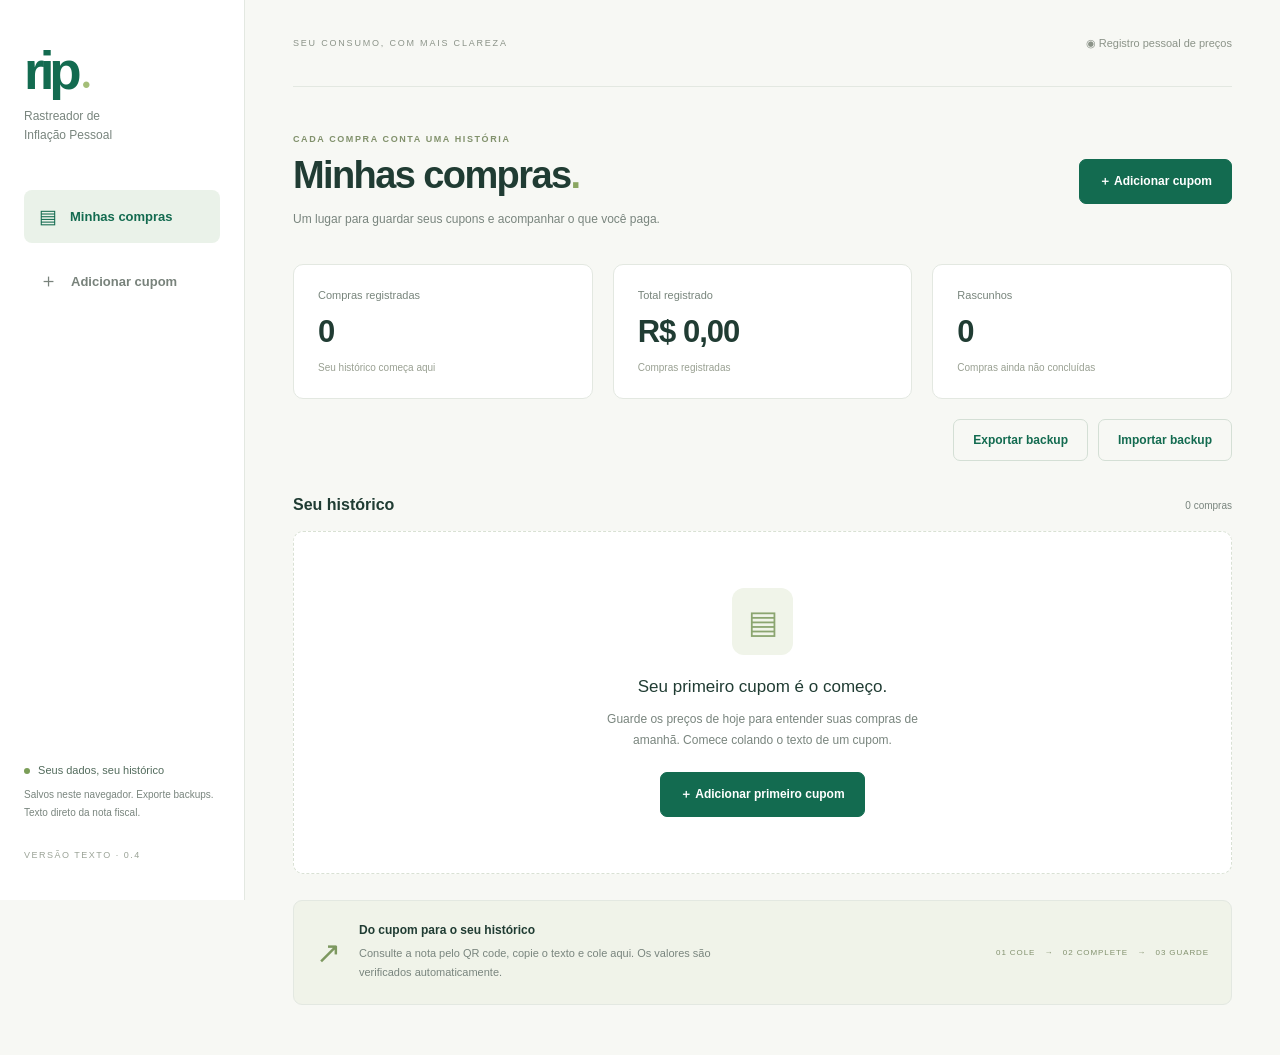
<file: RIP.html>
<!doctype html>
<html lang="pt-BR"><head><meta charset="utf-8"><meta name="viewport" content="width=device-width,initial-scale=1"><meta name="theme-color" content="#136b50"><title>RIP 0.4 · Rastreador de Inflação Pessoal</title><style>:root{--green:#136b50;--ink:#203c33;--muted:#79857e;--line:#e3e8e1;--bg:#f7f8f4}*{box-sizing:border-box}body{margin:0;background:var(--bg);color:var(--ink);font:14px 'DM Sans',Arial,sans-serif}button,input{font:inherit}button,a,label.drop{ -webkit-tap-highlight-color:transparent}button{cursor:pointer}button:disabled{opacity:.5;cursor:wait}aside{position:fixed;inset:0 auto 0 0;width:245px;background:#fff;border-right:1px solid var(--line);padding:40px 24px;display:flex;flex-direction:column}.brand{font:800 53px 'Manrope',sans-serif;text-decoration:none;color:var(--green);letter-spacing:-5px}.brand span{font-size:15px;letter-spacing:0;margin-left:5px;color:#a4be78}.brand-sub{font-size:12px;color:var(--muted);line-height:1.6;margin:6px 0 45px}nav{display:grid;gap:10px}.nav{border:0;background:transparent;color:#78827b;text-align:left;padding:15px;border-radius:8px;font-size:19px;display:flex;align-items:center;gap:13px}.nav span{font-size:13px;font-weight:600}.nav.active{background:#eaf2e9;color:var(--green)}.sidebar-bottom{margin-top:auto;font-size:11px;color:#526b5c}.sidebar-bottom p{font-size:10px;line-height:1.8;color:var(--muted)}.sidebar-bottom small{display:block;margin-top:28px;font-size:9px;letter-spacing:1.5px;color:#9ba397}.private-dot{display:inline-block;width:6px;height:6px;background:#7b9e58;border-radius:50%;margin-right:5px}main{margin-left:245px;padding:0 48px 50px;max-width:1650px}header{height:87px;border-bottom:1px solid var(--line);display:flex;justify-content:space-between;align-items:center;color:#8b9388;font-size:9px;letter-spacing:1.8px}.header-right{letter-spacing:0;font-size:11px}.heading{display:flex;justify-content:space-between;align-items:center;gap:25px;margin:47px 0 35px}.eyebrow{font-size:9px;font-weight:700;letter-spacing:1.6px;color:#81916c}h1{font-family:'Manrope',sans-serif;font-weight:600;font-size:38px;letter-spacing:-1.6px;margin:10px 0 12px}h1 span{color:#8ba762}p{line-height:1.7}.heading p{color:var(--muted);font-size:12px;margin:0}.primary,.secondary{padding:13px 19px;border:1px solid var(--green);border-radius:7px;background:var(--green);color:white;font-weight:600;font-size:12px}.secondary{color:var(--green);background:transparent;border-color:#d4dfd5}.primary:hover{background:#0d543e}.full{width:100%;margin-top:12px}.stats{display:grid;grid-template-columns:repeat(3,1fr);gap:20px}.stats article{border:1px solid var(--line);background:#fff;border-radius:10px;padding:24px}.stats article span{display:block;color:#78857c;font-size:11px}.stats strong{display:block;font-family:Manrope,sans-serif;font-size:31px;font-weight:600;letter-spacing:-1px;margin:13px 0 8px}.stats small{color:#99a092;font-size:10px}.section-title{display:flex;justify-content:space-between;align-items:center;margin:35px 0 17px}h2{font:600 16px Manrope,sans-serif;margin:0}.section-title span,.card-title>span{font-size:10px;color:var(--muted)}.empty{background:#fff;border:1px dashed #d9e1d4;border-radius:10px;text-align:center;padding:56px 20px}.empty-icon{width:61px;height:67px;border-radius:12px;background:#f0f4e9;margin:0 auto 22px;display:grid;place-items:center;font-size:32px;color:#8ba570}.empty h3{font-size:17px;font-weight:500;margin:0}.empty p{font-size:12px;color:var(--muted);margin:12px auto 22px;max-width:330px}.how{margin-top:26px;border:1px solid var(--line);border-radius:9px;display:flex;gap:18px;align-items:center;padding:22px;background:#f0f3e9}.step-icon{color:#7d9860;font-size:30px}.how h3{font-size:12px;margin:0}.how p{font-size:11px;color:var(--muted);max-width:370px;margin:7px 0 0}.how>span{margin-left:auto;font-size:8px;letter-spacing:.9px;color:#82916e;white-space:nowrap}.back{margin-top:22px;background:none;border:0;padding:0;color:var(--muted);font-size:12px}#editorView .heading{margin-top:23px}.badge{font-size:10px;border-radius:20px;padding:7px 12px;background:#f5eedc;color:#9a7934}.badge.confirmed{color:var(--green);background:#e7f2e7}.workflow{display:flex;align-items:center;gap:15px;font-size:11px;color:#99a292;margin:0 0 25px}.workflow .selected{color:var(--green);font-weight:600}.workflow i{height:1px;width:40px;background:var(--line)}.editor-grid{display:grid;grid-template-columns:minmax(0,1fr) 290px;gap:24px}.card{padding:23px;background:#fff;border:1px solid var(--line);border-radius:10px;margin-bottom:20px}.card-title{display:flex;align-items:center;justify-content:space-between;gap:10px;margin-bottom:18px}.drop{position:relative;display:flex;flex-direction:column;align-items:center;text-align:center;padding:27px 15px;border:1px dashed #c8d8c3;background:#f9fbf5;border-radius:8px;cursor:pointer;gap:9px}.drop input{position:absolute;width:100%;height:100%;inset:0;opacity:0;cursor:pointer}.upload-icon{font-size:26px;color:#6c8d5d}.drop strong{font-size:12px}.drop span:not(.upload-icon),.drop small{font-size:10px;color:var(--muted)}.hint{font-size:10px;color:var(--muted);line-height:1.8}.images{display:flex;flex-wrap:wrap;gap:10px}.thumb{width:112px;border:1px solid var(--line);border-radius:7px;padding:6px}.thumb img{height:100px;object-fit:cover;object-position:top;width:100%;cursor:zoom-in}.thumb small{display:block;overflow:hidden;text-overflow:ellipsis;white-space:nowrap;font-size:9px;margin:5px 0}.thumb button{background:white;border:1px solid var(--line);border-radius:4px;font-size:10px;padding:3px 5px}.thumb-controls{display:flex;justify-content:space-between}.fields{display:grid;grid-template-columns:1fr 1fr;gap:14px;margin-top:20px}.wide{grid-column:1/-1}label{display:block;font-size:11px;color:#586b5e}label small{color:var(--muted)}input{width:100%;padding:10px;border:1px solid #dce3d9;border-radius:5px;background:white;color:var(--ink);margin-top:7px;min-width:0}input:focus{outline:2px solid #b3cf9b;outline-offset:1px}.text-button{background:none;border:0;color:var(--green);padding:0;font-size:11px}.summary .eyebrow{font-size:8px}.summary h2{margin:13px 0 25px;font-size:20px;letter-spacing:-.6px}.summary-row{display:flex;justify-content:space-between;font-size:12px;margin:20px 0}.summary label{margin-top:15px}.calculated{border-top:1px solid var(--line);padding-top:20px}.difference{padding:15px 12px;background:#f3f4ef;font-size:12px;border-radius:6px;margin-top:18px}.difference.good{background:#e9f3e6;color:#276b3c}.difference.bad{background:#fff0e9;color:#a34c27}.check{display:flex;align-items:flex-start;gap:9px;line-height:1.7}.check input{width:auto;margin-top:4px;accent-color:var(--green)}.privacy{display:flex;gap:12px;padding:4px 15px;color:#7f8f77}.privacy>span{font-size:25px}.privacy strong{font-size:11px}.privacy p{font-size:10px}.item{padding:16px 0;border-bottom:1px solid var(--line)}.item-top{display:flex;gap:9px;align-items:center}.item-top input{flex:1;font-weight:600}.item-fields{display:grid;grid-template-columns:repeat(3,1fr);gap:9px;margin-top:10px}.item-fields input{font-size:12px;padding:8px}.item-source{font-size:10px;color:var(--muted);margin-top:10px;display:flex;justify-content:space-between;align-items:center}.item-warning{font-size:10px;color:#a46b27;margin:8px 0}.remove{border:0;background:none;color:#a66b57;padding:7px;font-size:15px}.purchase{padding:21px;background:white;border:1px solid var(--line);border-radius:8px;display:flex;align-items:center;gap:17px;margin-bottom:10px;width:100%;text-align:left;color:var(--ink)}.purchase .receipt-icon{background:#eff4e9;padding:14px;border-radius:8px;font-size:21px}.purchase h3{margin:0 0 7px;font-size:14px}.purchase p{margin:0;color:var(--muted);font-size:11px}.purchase .amount{margin-left:auto;font-weight:600}.purchase .badge{margin-left:10px}details{margin-top:18px;font-size:11px;color:var(--muted)}pre{white-space:pre-wrap;font:11px monospace;max-height:260px;overflow:auto;color:#415748}#notice{position:sticky;top:10px;z-index:5;padding:14px 20px;background:#e3efdf;border:1px solid #b9d2ae;border-radius:8px;margin-top:15px;font-size:12px}#notice.error{background:#fff0e9;border-color:#e9c5b6;color:#8b422b}dialog{border:0;border-radius:12px;max-width:90vw;max-height:95vh;padding:18px}dialog::backdrop{background:#16382ec7}dialog img{display:block;max-width:100%;margin-top:12px}button:focus-visible,a:focus-visible{outline:3px solid #94b46c;outline-offset:3px}[hidden]{display:none!important}@media(min-width:1400px){main{padding-left:65px;padding-right:65px}}@media(max-width:1100px){aside{width:195px}main{margin-left:195px;padding:0 25px 35px}.editor-grid{grid-template-columns:minmax(0,1fr) 260px;gap:15px}.card{padding:17px}.how>span{display:none}.heading{align-items:flex-start}h1{font-size:32px}}@media(max-width:800px){aside{position:static;width:100%;height:70px;flex-direction:row;align-items:center;padding:12px 20px;border-bottom:1px solid var(--line)}.brand{font-size:36px}.brand-sub,.sidebar-bottom{display:none}nav{margin-left:auto;display:flex;gap:4px}.nav{padding:10px;font-size:16px}.nav span{font-size:11px}main{margin:0;padding:0 18px 30px}header{height:50px;font-size:8px}.header-right{display:none}.heading{margin:30px 0 25px;flex-wrap:wrap;gap:17px}h1{font-size:31px}.heading p{font-size:12px}.stats{gap:8px}.stats article{padding:16px 10px}.stats strong{font-size:22px}.stats article span{font-size:10px}.stats small{font-size:9px}.editor-grid{grid-template-columns:1fr}.right-col{display:flex;flex-direction:column}.summary{order:0}.privacy{order:1}.purchase{padding:13px;gap:10px;flex-wrap:wrap}.purchase .badge{margin-left:0}.purchase .amount{font-size:12px}.how{padding:18px}.fields{grid-template-columns:1fr}.wide{grid-column:auto}.item-fields{grid-template-columns:repeat(3,1fr)}.workflow{font-size:10px;gap:8px}.workflow i{width:18px}.empty{padding:40px 16px}}

.right-col{align-self:start;position:sticky;top:20px}#liveTotals{display:none}@media(max-width:800px){.right-col{position:static}#editorView{padding-bottom:65px}#liveTotals{display:block;position:fixed;bottom:0;left:0;right:0;width:100%;z-index:4;border:0;border-top:1px solid #cfddcb;background:#eaf2e6;color:#205c42;padding:18px 12px;font-size:12px;font-weight:600;box-shadow:0 -4px 20px #243c3310}}

textarea{width:100%;margin-top:8px;padding:12px;border:1px solid #dce3d9;border-radius:6px;font:12px/1.6 monospace;color:var(--ink);resize:vertical}.ocr-actions{display:flex;gap:18px;align-items:center;margin-top:12px;flex-wrap:wrap}.reconstruction-summary{padding:15px;border:1px solid #d4e1cd;border-radius:7px;background:#f2f7ed;margin-top:18px;font-size:12px}.reconstruction-summary p{font-size:11px;margin:8px 0 0}

#receiptText{font:13px/1.7 monospace;min-height:250px}.backup-actions{display:flex;justify-content:flex-end;gap:10px;flex-wrap:wrap;margin-top:20px}.backup-actions label{display:inline-block;margin:0}.legacy-note{font-size:11px;color:var(--muted)}

.item{margin:0!important;padding:0;border-bottom:1px solid var(--line);color:var(--ink)}.item>summary{list-style:none;display:flex;align-items:center;gap:12px;padding:17px 0;cursor:pointer}.item>summary::-webkit-details-marker{display:none}.item-number{font-size:10px;color:var(--muted)}.item-overview{flex:1;min-width:0;display:grid;gap:6px}.item-name{font-size:12px;font-weight:600;overflow-wrap:anywhere}.item-meta{font-size:10px;color:var(--muted)}.item-amount{font-size:12px;white-space:nowrap}.item-expand{font-size:9px;color:var(--green);white-space:nowrap}.item-editor{background:#fafbf8;border-radius:6px;padding:15px;margin-bottom:14px}.item-invalid>summary{color:#a34c27}.remove-item{color:#9d6047;margin-top:10px}.adjustments>summary,.text-toggle{cursor:pointer;font-size:12px;font-weight:600;color:var(--green);padding:6px 0}.adjustments{border-top:1px solid var(--line);padding-top:14px;margin-top:15px}.reconstruction-summary ul{font-size:11px;line-height:1.8;margin:10px 0 0;padding-left:16px}.reconstruction-summary.ready{background:#e9f3e6}.text-toggle{margin-bottom:10px}@media(max-width:800px){.item>summary{gap:8px}.item-editor{padding:10px}.item-expand{font-size:8px}.item-name{font-size:11px}}

.danger{border:1px solid #e2bdb6;background:#fff7f4;border-radius:7px;padding:12px 18px;color:#9a4234;font-size:12px;font-weight:600}.danger:hover{background:#fbe7e0}.danger:disabled{opacity:.5;cursor:wait}

#fiscalStatus{display:block;font-size:10px;line-height:1.7;margin-top:7px}.fiscal-error{color:#9b5d2b}.fiscal-note{color:#617f60}.fiscal-pending{background:#fff0df;color:#906424}
/* Account controls only appear in the cloud build. */
.cloud-locked main > :not(#accountPanel){display:none!important}
.cloud-locked aside nav{visibility:hidden}
#accountPanel{margin:0 0 24px}
#accountPanel h2{margin:0}
#accountEmail{overflow-wrap:anywhere}
.account-actions{display:flex;flex-wrap:wrap;gap:10px;align-items:center;margin-top:16px}
#passwordForm{max-width:420px;margin-top:18px}
#passwordForm button{margin-top:12px}
#loadMore{margin:20px 0}
.account-feedback{font-size:13px;line-height:1.7;padding:12px 14px;border:1px solid #c8d8c3;border-radius:7px;background:#eff5eb;color:#315c43;overflow-wrap:anywhere}
.account-feedback.error{background:#fff0e9;border-color:#e9c5b6;color:#8b422b}
</style></head>
<body><aside><a class="brand" href="#">rip<span>●</span></a><p class="brand-sub">Rastreador de<br>Inflação Pessoal</p><nav><button class="nav active" id="navPurchases">▤ <span>Minhas compras</span></button><button class="nav" id="navNew">＋ <span>Adicionar cupom</span></button></nav><div class="sidebar-bottom"><span class="private-dot"></span> Seus dados, seu histórico<p>Salvos neste navegador. Exporte backups.<br>Texto direto da nota fiscal.</p><small>VERSÃO TEXTO · 0.4</small></div></aside>
<main><header><span>SEU CONSUMO, COM MAIS CLAREZA</span><span class="header-right">◉ Registro pessoal de preços</span></header><div id="notice" role="status" hidden></div><section id="listView"><div class="heading"><div><div class="eyebrow">CADA COMPRA CONTA UMA HISTÓRIA</div><h1>Minhas compras<span>.</span></h1><p>Um lugar para guardar seus cupons e acompanhar o que você paga.</p></div><button class="primary" id="newPurchase">＋ Adicionar cupom</button></div><div class="stats"><article><span>Compras registradas</span><strong id="count">0</strong><small>Seu histórico começa aqui</small></article><article><span>Total registrado</span><strong id="sum">R$ 0,00</strong><small>Compras registradas</small></article><article><span>Rascunhos</span><strong id="pending">0</strong><small>Compras ainda não concluídas</small></article></div><div class="backup-actions"><button class="secondary" id="exportBackup">Exportar backup</button><label class="secondary" style="cursor:pointer">Importar backup<input type="file" id="importBackup" accept="application/json,.json" hidden></label></div><div class="section-title"><h2>Seu histórico</h2><span id="historyCount">Todas as compras</span></div><div id="purchaseList"></div><div class="how"><div class="step-icon">↗</div><div><h3>Do cupom para o seu histórico</h3><p>Consulte a nota pelo QR code, copie o texto e cole aqui. Os valores são verificados automaticamente.</p></div><span>01 COLE &nbsp; → &nbsp; 02 COMPLETE &nbsp; → &nbsp; 03 GUARDE</span></div></section>
<section id="editorView" hidden><button class="back" id="back">← Minhas compras</button><div class="heading"><div><div class="eyebrow">CONSTRUA SEU HISTÓRICO</div><h1 id="editorTitle">Adicionar cupom<span>.</span></h1><p>Cole o texto da nota e informe a data. O RIP verifica a importação automaticamente.</p></div><span class="badge" id="stateBadge">Rascunho</span></div><div class="workflow"><span class="selected">1. Texto do cupom</span><i></i><span>2. Completar dados</span><i></i><span>3. Salvar</span></div><div class="editor-grid"><div><article class="card"><details id="textDetails" open><summary class="text-toggle">Texto da nota · abrir para colar ou consultar</summary><div class="card-title"><h2>Texto do cupom</h2><span>Copiar → colar → importar</span></div><p class="hint">Na consulta da NFC-e, copie desde o nome do estabelecimento até o valor total. Cole abaixo, incluindo todos os produtos. Se incluir também o trecho “Chave de acesso”, o campo será preenchido; caso contrário, cole a chave separadamente abaixo.</p><label for="receiptText">Conteúdo copiado da nota</label><textarea id="receiptText" rows="13" maxlength="500000" spellcheck="false" placeholder="Cole aqui o nome do estabelecimento, CNPJ, produtos, quantidades, unidades, preços e total…"></textarea><button class="primary full" id="process">Interpretar texto →</button><p class="hint">Sem imagens nem reconhecimento óptico. As unidades continuam sendo normalizadas (por exemplo, KG9 → KG e UND8 → UN).</p><p id="legacyNotice" class="hint" hidden>Esta compra veio de uma versão anterior. Os registros e anexos antigos foram preservados; não é necessário colar texto para manter a compra.</p></details></article><article class="card"><h2>Identificação da compra</h2><p class="hint">Nome e CNPJ são preenchidos a partir do texto do cabeçalho. Informe a data; complete os campos que não forem identificados.</p><div class="fields"><label class="wide">Estabelecimento<input id="store" placeholder="Ex.: Supermercado do bairro"></label><label>CNPJ do estabelecimento <small>(opcional)</small><input id="cnpj" inputmode="numeric" placeholder="00.000.000/0000-00"></label><label>Data da compra<input id="date" type="date"></label><label class="wide">Chave de acesso da NFC-e <strong>(obrigatória)</strong><input id="key" inputmode="numeric" required autocomplete="off" placeholder="44 dígitos da chave de acesso" aria-describedby="fiscalStatus"><small id="fiscalStatus">Obrigatória para registrar. A validação local não comprova autenticidade na SEFAZ.</small></label></div></article><article class="card"><div class="card-title"><h2>Itens da compra</h2><button class="text-button" id="addItem">＋ Adicionar item</button></div><p class="hint">Os itens são importados do texto. Abra um item apenas para consultar seus detalhes ou ajustar uma pendência.</p><div id="reconstructionSummary" class="reconstruction-summary" hidden></div><div id="items"></div></article></div><div class="right-col"><article class="card summary"><span class="eyebrow">VALIDAÇÃO AUTOMÁTICA</span><h2>Resumo da compra</h2><div class="summary-row"><span>Soma dos itens</span><strong id="subtotal">R$ 0,00</strong></div><details id="adjustments" class="adjustments"><summary>Descontos e acréscimos</summary><p class="hint">Use apenas ajustes gerais da compra. Não repita descontos já aplicados nos itens.</p><label>Desconto geral (R$)<input id="discount" inputmode="decimal" value="0,00"></label><label>Acréscimos gerais (R$)<input id="extra" inputmode="decimal" value="0,00"></label></details><div class="summary-row calculated"><span>Total calculado</span><strong id="calculated">R$ 0,00</strong></div><label>Total da nota (R$)<input id="receiptTotal" inputmode="decimal" placeholder="Digite o total da nota"></label><div class="difference" id="difference">Total da nota ainda não identificado</div><p class="hint">O RIP verifica campos obrigatórios, contagem de itens quando informada e compatibilidade dos valores.</p><button class="primary full" id="confirm">Salvar compra</button><button class="secondary full" id="save">Salvar rascunho</button><button class="danger full" id="deletePurchase" hidden>Excluir nota salva</button><p class="hint">Rascunhos podem ser retomados a qualquer momento.</p></article><div class="privacy"><span>◇</span><div><strong>Direto do texto da nota</strong><p>O texto original fica vinculado à compra para consulta.</p></div></div></div></div></section></main><script>/* Parser de cupons: preserva valores observados, nunca inventa um total para fechar a conta. */
(function(root){
  const money = /(?<![\d.,/])\d+(?:\.\d{3})*[,.]\d{1,2}(?![\d.,/])/g;
  const quantity = /\b(?:Qtde|Qtd|Qide|Qlde|Otde)\s*[.:;]*\s*(\d+(?:[.,]\d+)?)\b/i;
  const code = /[([]?\s*C[oó0]d(?:igo)?\s*[.:;]\s*([^\s)\]]+)\s*[)\]]?/i;
  // O rótulo pode vir colado à unidade (ex.: UND9VI. Unit.).
  // Sem separador decimal, 759 não é transformado em 7,59 nem aceito como R$ 759.
  const price = /V[lI1!]{1,2}[.,]?\s*Unit[.,]?\s*[:;]?\s*(\d+(?:\.\d{3})*[,.]\d{1,4})(?![\d.,/])/i;
  const totalLabel = /\bV[lI1!]{1,2}[.,]?\s*Total\s*[:;]?/ig;
  const unit = /\bUN\s*[:;]\s*([A-Z0-9./%-]{1,16}?)(?=\s*V[lI1!]{1,2}[.,]?\s*Unit|\s|$)/i;
  const unitAliases={
    UN:'UN',UND:'UN',UNID:'UN',UNIDADE:'UN',UNIDADES:'UN',
    KG:'KG',KGS:'KG',QUILO:'KG',QUILOS:'KG',G:'G',GR:'G',GRAMA:'G',MG:'MG',
    L:'L',LT:'L',LTS:'L',LITRO:'L',LITROS:'L',ML:'ML',
    PCT:'PCT',PCTE:'PCT',PAC:'PCT',PACOTE:'PCT',CX:'CX',CAIXA:'CX',FD:'FD',FARDO:'FD',
    BDJ:'BDJ',BANDEJA:'BDJ',FRC:'FRC',FR:'FRC',FRASCO:'FRC',
    PC:'PC',PCS:'PC',PAR:'PAR',DZ:'DZ',DUZIA:'DZ',SC:'SC',SACO:'SC',
    RL:'RL',ROLO:'RL',M:'M',M2:'M2',M3:'M3',CM:'CM',MM:'MM',GAL:'GAL'
  };
  function normalizeUnit(value){
    const raw=String(value||'').trim(),key=raw.toUpperCase().replace(/\.$/,'');
    // Primeiro reconheça códigos legítimos com números, como M2 e M3.
    if(Object.hasOwn(unitAliases,key))return {raw,value:unitAliases[key],method:key===unitAliases[key]?'exact':'alias'};
    // Sufixos 8/9 observados nos cupons. Não remova números arbitrários de códigos desconhecidos.
    const base=key.replace(/[89]$/,'');
    if(base!==key&&Object.hasOwn(unitAliases,base))return {raw,value:unitAliases[base],method:'suffix'};
    return {raw,value:'',method:'unknown'};
  }
  const normalizeMoney = value => {if(!value)return '';const normalized=value.includes(',')?value:value.replace(/\.(\d{1,4})$/,',$1');return normalized.replace(/,(\d)$/,(_,digit)=>','+digit+'0')};
  const stripTotalLabel=(line,next='')=>{
    let cleaned=line.replace(totalLabel,'');
    if(/^Total\b/i.test(next.trim()))cleaned=cleaned.replace(/\bV[lI1!]{1,2}[.,]?\s*$/i,'');
    return cleaned;
  };
  const footer = /(?:[QO]t[de.]*\s*\.?\s*total\s+de\s+itens|Valor\s+total\s*R\s*\$|Valor\s+a\s+pagar|Forma\s+de\s+pagamento|Informa[çc][õo]es\s+gerais|EMISS[ÃA]O\s+NORMAL|Chave\s+de\s+acesso)/i;
  const amountPattern='(\\d+(?:\\.\\d{3})*[,.]\\d{1,2})(?![\\d.,/])';
  function discountMatch(text){return text.match(new RegExp('(?:\\bDescontos?(?:\\s+(?:do\\s+item|geral|total))?|\\bVl[.,]?\\s*Desc[.,]?)\\s*(?:R\\s*\\$)?\\s*[:;]?\\s*'+amountPattern,'i'))}
  function validCNPJ(value){
    const digits=String(value||'').replace(/\D/g,'');
    if(digits.length!==14||/^(\d)\1+$/.test(digits))return false;
    const check=part=>{let weight=part.length-7,sum=0;for(const digit of part){sum+=Number(digit)*weight;weight=weight===2?9:weight-1}const mod=sum%11;return String(mod<2?0:11-mod)};
    return digits[12]===check(digits.slice(0,12))&&digits[13]===check(digits.slice(0,13));
  }
  function formatCNPJ(value){return String(value).replace(/\D/g,'').replace(/^(\d{2})(\d{3})(\d{3})(\d{4})(\d{2})$/,'$1.$2.$3/$4-$5')}
  function establishment(lines){
    const firstItem=lines.findIndex(line=>code.test(line)||quantity.test(line)||footer.test(line)||/\b\d+(?:[.,]\d+)?\s*(?:KG|UN|L|LT|G|ML|PC)?\s*[xX×]\s*\d/.test(line));
    const header=lines.slice(0,firstItem<0?Math.min(lines.length,12):firstItem);
    const marker=/\bC\s*N\s*P\s*(?:J|I|\)|\])\s*[:.;-]?/i;
    const index=header.findIndex(line=>marker.test(line));
    if(index<0)return {store:'',cnpj:'',cnpjWarning:''};
    const line=header[index],m=line.match(marker);
    const tail=line.slice(m.index+m[0].length).trim()||header[index+1]||'';
    const raw=tail.match(/^((?:\d[ ./-]*){13}\d)(?![ ./-]*\d)/)?.[1]||'';
    const cnpj=validCNPJ(raw)?formatCNPJ(raw):'';
    const inline=line.slice(0,m.index).trim();
    const candidates=inline?[inline]:header.slice(0,index).reverse();
    const store=candidates.find(name=>/[A-Za-zÀ-ÿ]/.test(name)&&!/(?:DANFE|NFC-?e|documento auxiliar|consulta|nota fiscal|consumidor|https?:|^\s*CPF\b)/i.test(name))||'';
    return {store,cnpj,cnpjWarning:cnpj?'':'O CNPJ do cabeçalho não pôde ser validado. Confira o texto da nota e preencha o campo se estiver legível.'};
  }
  function parse(text, source){
    text=String(text||'').replace(/\r/g,'').replace(/\u00a0/g,' ');
    const lines=text.split('\n').map(x=>x.replace(/[ \t]+/g,' ').trim()).filter(Boolean);
    const end=lines.findIndex(x=>footer.test(x));
    const body=end<0?lines:lines.slice(0,end);
    const items=[], warnings=[];
    const make=(description,q,u,p,t,raw,productCode='')=>{
      const normalized=normalizeUnit(u);
      return {id:globalThis.crypto?.randomUUID?.()||String(Date.now())+Math.random(),description,quantity:q||'',unit:normalized.value,unitRaw:normalized.raw,unitNormalization:normalized.method,unitPrice:normalizeMoney(p),discount:'0,00',total:normalizeMoney(t),source,rawText:raw,productCode};
    };
    // Layout compacto que já era suportado, sem exigir que o usuário o produza.
    const compact=/^(.*?)\s+(\d+(?:[.,]\d+)?)\s*(KG|UN|UND|L|LT|G|ML|PC)?\s*[xX×]\s*(\d+(?:\.\d{3})*[,.]\d{2})\s*(?:=|\s)\s*(\d+(?:\.\d{3})*[,.]\d{2})\s*$/i;
    const used=new Set();
    body.forEach((line,n)=>{const m=line.match(compact);if(m&&m[1].trim()){items.push(make(m[1].trim(),m[2],(m[3]||'').toUpperCase(),m[4],m[5],line));used.add(n)}});
    let starts=body.flatMap((line,n)=>code.test(line)?[n]:[]);
    // Código em linha separada: mantenha a descrição que o antecede.
    starts=starts.map(n=>stripTotalLabel(body[n].replace(code,''),body[n+1]).trim()?n:Math.max(0,n-1));
    if(!starts.length){
      starts=body.flatMap((line,n)=>quantity.test(line)&&!/total\s+de\s+itens/i.test(line)?[n]:[]).map(n=>{
        const before=body[n].slice(0,body[n].search(quantity)).replace(totalLabel,'').trim();
        return before?n:Math.max(0,n-1);
      });
    }
    starts=[...new Set(starts)];
    starts.forEach((start,n)=>{
      const stop=starts[n+1]??body.length;
      if(used.has(start))return;
      const block=body.slice(start,stop).join('\n');
      const qm=block.match(quantity),pm=block.match(price),um=block.match(unit),cm=block.match(code),dm=discountMatch(block);
      let desc=stripTotalLabel(body[start].replace(code,''),body[start+1]).split(quantity)[0].trim();
      desc=desc.replace(/\s+\d+[,.]\d{2}\s*$/,'').trim();
      if(!desc||(!qm&&!cm))return;
      const tokens=[...block.matchAll(money)].filter(m=>{
        const a=m.index,b=a+m[0].length;
        if(qm&&a>=qm.index&&b<=qm.index+qm[0].length)return false;
        if(pm&&a>=pm.index&&b<=pm.index+pm[0].length)return false;
        if(dm&&a>=dm.index&&b<=dm.index+dm[0].length)return false;
        // Números na descrição não são totais do item.
        return a>=(cm?cm.index+cm[0].length:(qm?qm.index:desc.length));
      });
      const total=tokens.length?tokens[tokens.length-1][0]:'';
      const item=make(desc,qm?.[1],um?.[1]?.toUpperCase(),pm?.[1],total,block,cm?.[1]||'');
      if(dm)item.discount=normalizeMoney(dm[1]);
      if(item.unitRaw&&!item.unit)warnings.push(`Unidade “${item.unitRaw}” não reconhecida em “${desc}”. Confira o texto da nota e informe uma unidade válida.`);
      if(!item.quantity||!item.unit||!item.unitPrice||!item.total)warnings.push(`Confira os campos incompletos de “${desc}”.`);
      if(!item.unitPrice&&/V[lI1!]{1,2}[.,]?\s*Unit/i.test(block))warnings.push(`O preço unitário de “${desc}” não tem uma leitura decimal segura. Confira a vírgula no texto; o RIP não adivinha casas decimais.`);
      items.push(item);
    });
    const tail=end<0?'':lines.slice(end).join('\n');
    const receiptTotal=tail.match(/Valor\s+a\s+pagar\s*(?:R\s*\$|RS|R5)?\s*[:;]?\s*(\d+(?:\.\d{3})*[,.]\d{2})/i)?.[1]||'';
    const count=text.match(/[QO]t[de.]*\s*\.?\s*total\s+de\s+itens\s*[:;]?\s*(\d+)/i)?.[1];
    if(count&&+count!==items.length)warnings.push(`O texto informa ${count} itens; foram importados ${items.length}. A cópia pode estar incompleta.`);
    if(!items.length)warnings.push('O texto foi lido, mas os blocos de produto não foram identificados. Inclua todos os campos da nota e selecione Interpretar texto, ou adicione os itens manualmente.');
    const merchant=establishment(lines);
    if(merchant.cnpjWarning)warnings.push(merchant.cnpjWarning);
    const globalDiscount=discountMatch(tail);
    const globalExtra=tail.match(new RegExp('\\bAcr[eé]scimos?(?:\\s+(?:gerais|geral|total))?\\s*(?:R\\s*\\$)?\\s*[:;]?\\s*'+amountPattern,'i'));
    const key=text.match(/\bChave\s+de\s+acesso\s*[:;]?\s*((?:\d[\s.-]*){43}\d)(?![\s.-]*\d)/i)?.[1]?.replace(/\D/g,'');
    return {items,receiptTotal:normalizeMoney(receiptTotal),expectedCount:count?+count:null,warnings,store:merchant.store,cnpj:merchant.cnpj,key,discount:globalDiscount?normalizeMoney(globalDiscount[1]):undefined,extra:globalExtra?normalizeMoney(globalExtra[1]):undefined};
  }
  root.ReceiptParser={parse,validCNPJ,formatCNPJ,normalizeUnit};
  if(typeof module!=='undefined')module.exports={parse,validCNPJ,formatCNPJ,normalizeUnit};
})(globalThis);

/* Validação estrutural da chave NFC-e. Não consulta nem autentica documentos na SEFAZ. */
(function(root){
 const states=new Set(['11','12','13','14','15','16','17','21','22','23','24','25','26','27','28','29','31','32','33','35','41','42','43','50','51','52','53']);
 function normalize(value){const text=String(value??'').trim();return /^[\d\s.-]*$/.test(text)?text.replace(/\D/g,''):text}
 function digit(base){let weight=2,sum=0;for(let n=base.length-1;n>=0;n--){sum+=Number(base[n])*weight;weight=weight===9?2:weight+1}const remainder=sum%11;return String(remainder<2?0:11-remainder)}
 function inspect(value){
  const key=normalize(value),fail=message=>({valid:false,key,message,authenticity:'not_checked'});
  if(!key)return fail('Informe a chave de acesso da NFC-e para registrar a nota.');
  if(!/^\d{44}$/.test(key))return fail('A chave de acesso deve conter 44 dígitos. Espaços, pontos e hífens de formatação são aceitos.');
  if(!states.has(key.slice(0,2)))return fail('A chave contém um código de estado inválido.');
  if(Number(key.slice(4,6))<1||Number(key.slice(4,6))>12)return fail('O mês de emissão da chave é inválido.');
  if(key.slice(20,22)!=='65')return fail('A chave deve pertencer a uma NFC-e, modelo 65.');
  if(!root.ReceiptParser.validCNPJ(key.slice(6,20)))return fail('O CNPJ do emitente contido na chave é inválido.');
  if(digit(key.slice(0,43))!==key[43])return fail('O dígito verificador da chave não confere. Copie novamente da consulta.');
  return {valid:true,key,cnpj:key.slice(6,20),state:key.slice(0,2),yearMonth:key.slice(2,6),model:'65',authenticity:'not_checked'};
 }
 root.ReceiptFiscal={normalize,digit,inspect};
 if(typeof module!=='undefined')module.exports={normalize,digit,inspect};
})(globalThis);

/* Verificações automáticas: dados obrigatórios, itens importados e conciliação. */
(function(root){
 function parts(value){
  let s=String(value??'').trim().replace(/R\$|\s/g,'');
  if(s.includes(','))s=s.replaceAll('.','').replace(',','.');
  if(!/^\d+(\.\d+)?$/.test(s)||s.length>24)return null;
  const [a,b='']=s.split('.');return [BigInt(a+b),10n**BigInt(b.length)];
 }
 const rounded=(n,d)=>Number((2n*n+d)/(2n*d));
 function cents(value){const p=parts(value);return p?rounded(p[0]*100n,p[1]):null}
 function lineTotal(quantity,price){const q=parts(quantity),p=parts(price);return q&&p?rounded(q[0]*p[0]*100n,q[1]*p[1]):null}
 function validate(p){
  const issues=[],items=p.items||[];
  const add=(field,message,index=null)=>issues.push({field,message,index});
  if(!String(p.store||'').trim())add('store','Informe o estabelecimento.');
  if(!p.date)add('date','Informe a data da compra.');
  else if(!/^\d{4}-\d{2}-\d{2}$/.test(p.date)||Number.isNaN(Date.parse(p.date))||new Date(p.date).toISOString().slice(0,10)!==p.date)add('date','Informe uma data válida.');
  if(p.cnpj&&!root.ReceiptParser.validCNPJ(p.cnpj))add('cnpj','O CNPJ informado é inválido. Corrija-o ou deixe o campo vazio se não estiver disponível.');
  const fiscal=root.ReceiptFiscal.inspect(p.key);
  if(!fiscal.valid)add('key',fiscal.message);
  else{
   if(p.cnpj&&root.ReceiptParser.validCNPJ(p.cnpj)&&p.cnpj.replace(/\D/g,'')!==fiscal.cnpj)add('key','A chave pertence a outro CNPJ. Verifique a chave e o estabelecimento.');
   if(p.date&&/^\d{4}-\d{2}-\d{2}$/.test(p.date)&&!Number.isNaN(Date.parse(p.date))&&new Date(p.date).toISOString().slice(0,10)===p.date&&p.date.slice(2,7).replace('-','')!==fiscal.yearMonth)add('key','O mês/ano da data da compra difere do mês/ano contido na chave.');
  }
  const text=p.receiptText||'';
  if((p.parsedText&&text!==p.parsedText)||(!p.parsedText&&text.trim()))add('receiptText','O texto foi alterado. Selecione Interpretar texto para atualizar os itens.');
  if(!items.length)add('items','Importe pelo menos um item.');
  let subtotal=0,validAmounts=true;
  items.forEach((i,index)=>{
   const q=parts(i.quantity),price=cents(i.unitPrice),discount=cents(i.discount??'0'),total=cents(i.total),gross=lineTotal(i.quantity,i.unitPrice);
   if(!String(i.description||'').trim())add('description','Descrição não identificada.',index);
   if(!q||q[0]<=0n)add('quantity','Quantidade ausente ou inválida.',index);
   if(!String(i.unit||'').trim())add('unit','Unidade não identificada. Escolha a unidade do produto.',index);
   if(price===null)add('unitPrice','Preço unitário ausente ou inválido.',index);
   if(discount===null)add('discount','Desconto do item inválido.',index);
   if(total===null){add('total','Total do item ausente ou inválido.',index);validAmounts=false}else subtotal+=total;
   if(gross!==null&&discount!==null&&total!==null&&(gross-discount<0||Math.abs(gross-discount-total)>1))add('calculation','Quantidade × preço − desconto não corresponde ao total líquido do item.',index);
  });
  const expected=p.analysis?.expectedCount;
  if(Number.isInteger(expected)&&items.length!==expected)add('count',`O texto informa ${expected} itens, mas a lista contém ${items.length}. Cole o cupom completo ou corrija a lista.`);
  const discount=cents(p.discount??'0'),extra=cents(p.extra??'0'),receiptTotal=cents(p.receiptTotal);
  if(discount===null)add('discount','Desconto geral inválido.');
  if(extra===null)add('extra','Acréscimo geral inválido.');
  if(receiptTotal===null)add('receiptTotal','O total da nota não foi identificado. Complete o texto ou informe o total.');
  const total=validAmounts&&discount!==null&&extra!==null?subtotal-discount+extra:null;
  const difference=total!==null&&receiptTotal!==null?total-receiptTotal:null;
  if(total!==null&&total<0)add('discount','O desconto geral é maior que o valor disponível.');
  if(difference!==null&&difference!==0)add('difference','A soma dos itens e ajustes difere do total da nota. Verifique texto incompleto, descontos ou acréscimos.');
  return {ready:!issues.length,issues,subtotal:validAmounts?subtotal:null,total,difference,expectedCount:expected??null,itemCount:items.length,fiscal};
 }
 root.ReceiptValidation={validate,cents,lineTotal};
 if(typeof module!=='undefined')module.exports={validate,cents,lineTotal};
})(globalThis);

// Armazenamento local; não há envio do texto nem dependências externas.
const localDB = new Promise((resolve,reject)=>{const r=indexedDB.open('rip-desktop-v1',1);r.onupgradeneeded=()=>{r.result.createObjectStore('purchases',{keyPath:'id'});r.result.createObjectStore('images',{keyPath:'id'})};r.onsuccess=()=>resolve(r.result);r.onerror=()=>reject(Error('O navegador não permitiu abrir o banco local. Use Chrome ou Edge em uma janela normal.'))});
async function readAll(store){const db=await localDB;return new Promise((resolve,reject)=>{const t=db.transaction(store,'readonly'),r=t.objectStore(store).getAll();r.onsuccess=()=>resolve(r.result);r.onerror=()=>reject(r.error)})}
async function writeLocal(store,value){const db=await localDB;return new Promise((resolve,reject)=>{const t=db.transaction(store,'readwrite');t.objectStore(store).put(value);t.oncomplete=()=>resolve(value);t.onerror=()=>reject(Error('Não foi possível guardar os dados. O espaço do navegador pode estar cheio.'));t.onabort=()=>reject(t.error)})}
function imageReferences(p,refs=new Set()){
  for(const im of p.images||[])if(/^[a-f0-9]{64}\.png$/.test(im.image))refs.add(im.image);
  for(const item of p.items||[])if(/^[a-f0-9]{64}\.png$/.test(item.source||''))refs.add(item.source);
  for(const version of p.history||[])imageReferences(version,refs);
  return refs;
}
async function deleteLocalPurchase(id){
  if(!/^[a-f0-9]{32}$/.test(id||''))throw Error('Identificação da nota inválida.');
  const db=await localDB;
  return new Promise((resolve,reject)=>{
    const tx=db.transaction(['purchases','images'],'readwrite'),store=tx.objectStore('purchases');
    let error;
    const request=store.getAll();
    request.onsuccess=()=>{
      const target=request.result.find(p=>p.id===id);
      if(!target){error=Error('Esta nota não foi encontrada. Atualize o histórico.');tx.abort();return}
      const retained=new Set();
      for(const p of request.result)if(p.id!==id)imageReferences(p,retained);
      for(const image of imageReferences(target))if(!retained.has(image))tx.objectStore('images').delete(image);
      store.delete(id);
    };
    tx.oncomplete=()=>resolve({deleted:id});
    tx.onerror=()=>reject(error||tx.error||Error('Não foi possível excluir a nota.'));
    tx.onabort=()=>reject(error||tx.error||Error('A exclusão foi cancelada.'));
  });
}

async function localAPI(path,body){
  await localDB;
  if(path==='/api/purchases/delete')return deleteLocalPurchase(body?.id);
  if(path==='/api/purchases'&&!body)return (await readAll('purchases')).reverse();
  if(path==='/api/purchases'&&body){
    const p=structuredClone(body);if(p.status==='confirmed'){const checks=ReceiptValidation.validate(p);if(!checks.ready)throw Error(checks.issues.map(x=>x.message).join(' '))}p.id=p.id||crypto.randomUUID().replaceAll('-','');
    const key=ReceiptFiscal.normalize(p.key);
    const fiscal=ReceiptFiscal.inspect(key);
    p.fiscalValidation={keyStatus:fiscal.valid?'valid_format':key?'invalid':'missing',authenticity:'not_checked'};
    p.key=key;
    const all=await readAll('purchases');
    if(fiscal.valid&&all.some(x=>x.id!==p.id&&ReceiptFiscal.normalize(x.key)===key))throw Error('Já existe uma compra com esta chave fiscal.');
    const previous=all.find(x=>x.id===p.id);p.history=previous?.history||[];
    if(previous){const snapshot=structuredClone(previous);delete snapshot.history;p.history.push(snapshot)}
    p.updated=new Date().toISOString();await writeLocal('purchases',p);return p;
  }
  throw Error('Operação local desconhecida.');
}
function downloadJSON(value,name){const a=document.createElement('a'),url=URL.createObjectURL(new Blob([JSON.stringify(value)],{type:'application/json'}));a.href=url;a.download=name;a.click();setTimeout(()=>URL.revokeObjectURL(url),5000)}
async function exportBackup(){try{downloadJSON({format:'rip-desktop',version:1,exportedAt:new Date().toISOString(),purchases:await readAll('purchases'),images:await readAll('images')},'RIP-backup-'+new Date().toISOString().slice(0,10)+'.json');notify('Backup exportado com compras, textos e anexos antigos, quando houver. Guarde-o em um lugar seguro.')}catch(e){notify(e.message,true)}}
async function importBackup(file){try{if(!file)return;const data=JSON.parse(await file.text());if(data.format!=='rip-desktop'||data.version!==1||!Array.isArray(data.purchases)||!Array.isArray(data.images))throw Error('Este arquivo não é um backup compatível do RIP.');for(const im of data.images){if(!/^[a-f0-9]{64}\.png$/.test(im.id)||!/^data:image\/(png|jpeg|webp);base64,/.test(im.data))throw Error('Backup com referência de imagem inválida.')}for(const p of data.purchases){if(!/^[a-f0-9]{32}$/.test(p.id)||!Array.isArray(p.items)||!Array.isArray(p.images)||!['draft','confirmed'].includes(p.status))throw Error('Backup com compra inválida.');for(const i of p.items)if(typeof i.description!=='string')throw Error('Backup com item inválido.');for(const im of p.images)if(!data.images.some(x=>x.id===im.image))throw Error('Backup incompleto: faltam imagens.')}if(!confirm('Importar este backup? Compras com a mesma identificação serão substituídas. As demais serão mantidas.'))return;const db=await localDB;await new Promise((resolve,reject)=>{const t=db.transaction(['images','purchases'],'readwrite');for(const im of data.images)t.objectStore('images').put(im);for(const p of data.purchases)t.objectStore('purchases').put(p);t.oncomplete=resolve;t.onerror=()=>reject(t.error);t.onabort=()=>reject(t.error)});await list();notify('Backup importado. Confira as compras antes de continuar.')}catch(e){notify('Não foi possível importar: '+e.message,true)}}
document.addEventListener('DOMContentLoaded',()=>{$('exportBackup').onclick=exportBackup;$('importBackup').onchange=e=>importBackup(e.target.files[0]);if(navigator.storage?.persist)navigator.storage.persist().catch(()=>{});});

const $=id=>document.getElementById(id);
let purchases=[],purchase,busy=false,dirty=false;
const esc=s=>String(s??'').replace(/[&<>"']/g,c=>({'&':'&amp;','<':'&lt;','>':'&gt;','"':'&quot;',"'":'&#39;'}[c]));
const money=n=>new Intl.NumberFormat('pt-BR',{style:'currency',currency:'BRL'}).format(n/100);
function decimal(s){s=String(s??'').trim().replace(/R\$|\s/g,'');if(!s)return NaN;if(s.includes(','))s=s.replaceAll('.','').replace(',','.');if(!/^\d+(\.\d+)?$/.test(s))return NaN;return Number(s)}
function fraction(s){s=String(s??'').trim().replace(/R\$|\s/g,'');if(s.includes(','))s=s.replaceAll('.','').replace(',','.');if(!/^\d+(\.\d+)?$/.test(s)||s.length>24)return null;const [a,b='']=s.split('.');return [BigInt(a+b),10n**BigInt(b.length)]}
function rounded(n,d){return Number((n*2n+d)/(d*2n))}
function cents(s){const f=fraction(s);return f?rounded(f[0]*100n,f[1]):NaN}
function lineCents(q,p){const a=fraction(q),b=fraction(p);return a&&b?rounded(a[0]*b[0]*100n,a[1]*b[1]):NaN}
function notify(s,error=false){$('notice').textContent=s;$('notice').className=error?'error':'';$('notice').hidden=false;$('notice').scrollIntoView({block:'nearest',behavior:'smooth'})}
async function api(path,body){return localAPI(path,body)}

function renderList(){const confirmed=purchases.filter(p=>p.status==='confirmed');$('count').textContent=purchases.length;$('pending').textContent=purchases.length-confirmed.length;$('sum').textContent=money(confirmed.reduce((s,p)=>s+cents(p.receiptTotal),0));$('historyCount').textContent=`${purchases.length} ${purchases.length===1?'compra':'compras'}`;$('purchaseList').innerHTML=purchases.length?purchases.map(p=>`<button class="purchase" data-open="${esc(p.id)}"><span class="receipt-icon">▤</span><div><h3>${esc(p.store||'Compra sem identificação')}</h3><p>${esc(p.date?p.date.split('-').reverse().join('/'):'Data não informada')} · ${p.itemCount??p.items.length} itens</p></div><span class="amount">${Number.isFinite(cents(p.receiptTotal))?money(cents(p.receiptTotal)):'Total pendente'}</span><span class="badge ${p.status==='confirmed'?'confirmed':''}">${p.status==='confirmed'?'Registrada':'Rascunho'}</span>${!ReceiptFiscal.inspect(p.key).valid?'<span class="badge fiscal-pending">Chave pendente</span>':''}<span>↗</span></button>`).join(''):`<div class="empty"><div class="empty-icon">▤</div><h3>Seu primeiro cupom é o começo.</h3><p>Guarde os preços de hoje para entender suas compras de amanhã. Comece colando o texto de um cupom.</p><button class="primary" id="emptyAdd">＋ Adicionar primeiro cupom</button></div>`;document.querySelectorAll('[data-open]').forEach(b=>b.onclick=()=>edit(purchases.find(p=>p.id===b.dataset.open)));if($('emptyAdd'))$('emptyAdd').onclick=()=>edit()}

function snapshot(){const p={...purchase};for(const k of ['store','cnpj','date','key','discount','extra','receiptTotal'])p[k]=$(k).value;p.receiptText=$('receiptText').value;return p}
function renderItems(){
 const result=ReceiptValidation.validate(snapshot());
 $('items').innerHTML=purchase.items.length?purchase.items.map((i,n)=>{
  const invalid=result.issues.some(x=>x.index===n);
  return `<details class="item" ${invalid?'open':''}><summary><span class="item-number">${String(n+1).padStart(2,'0')}</span><div class="item-overview"><strong class="item-name">${esc(i.description||'Produto sem descrição')}</strong><span class="item-meta">${esc(i.quantity)} ${esc(i.unit)} · ${Number.isFinite(cents(i.unitPrice))?money(cents(i.unitPrice)):'Preço ausente'}${cents(i.discount)>0?` · desconto ${money(cents(i.discount))}`:''}</span></div><strong class="item-amount">${Number.isFinite(cents(i.total))?money(cents(i.total)):'Total ausente'}</strong><span class="item-expand">Editar⌄</span></summary><div class="item-editor"><label>Descrição<input aria-label="Descrição do item ${n+1}" data-index="${n}" data-field="description" value="${esc(i.description)}"></label><div class="item-fields">${[['quantity','Quantidade'],['unit','Unidade'],['unitPrice','Preço unitário (R$)'],['discount','Desconto do item (R$)'],['total','Total líquido do item (R$)']].map(([k,label])=>`<label>${label}<input aria-label="${label} do item ${n+1}" data-index="${n}" data-field="${k}" value="${esc(i[k])}" ${k!=='unit'?'inputmode="decimal"':''}></label>`).join('')}</div><p class="hint">Ajuste apenas se houver uma pendência de importação ou um desconto do item ainda não identificado.</p>${i.unitRaw&&i.unitRaw!==i.unit?`<p class="hint">Unidade original: ${esc(i.unitRaw)} → ${esc(i.unit||'não identificada')}</p>`:''}<p class="item-warning item-check" hidden></p><button class="text-button remove-item" data-delete="${n}">Excluir item</button></div></details>`;
 }).join(''):'<p class="hint">Cole o texto da nota e selecione Interpretar texto.</p>';
 document.querySelectorAll('[data-field]').forEach(input=>input.oninput=()=>{purchase.items[+input.dataset.index][input.dataset.field]=input.value;purchase.itemsEdited=true;invalidate();totals()});
 document.querySelectorAll('[data-delete]').forEach(b=>b.onclick=()=>{purchase.items.splice(+b.dataset.delete,1);purchase.itemsEdited=true;invalidate();renderItems();totals()});
}
function totals(){
 const r=ReceiptValidation.validate(snapshot());
 const keyIssue=r.issues.find(x=>x.field==='key');
 $('fiscalStatus').textContent=keyIssue?keyIssue.message:'Formato e dígito verificador válidos. Autenticidade ainda não consultada na SEFAZ.';
 $('fiscalStatus').className=keyIssue?'fiscal-error':'fiscal-note';
 $('subtotal').textContent=r.subtotal===null?'Total indisponível':money(r.subtotal);
 $('calculated').textContent=r.total===null?'—':money(r.total);
 const live=$('liveTotals');if(live)live.textContent=`Soma: ${r.subtotal===null?'—':money(r.subtotal)} · Diferença: ${r.difference===null?'indisponível':money(r.difference)}`;
 const node=$('difference');node.className='difference';
 if(r.difference===null)node.textContent='Complete os valores ausentes para conciliar';
 else if(r.difference!==0){node.classList.add('bad');node.textContent=`Diferença: ${money(r.difference)}`}
 else{node.classList.add('good');node.textContent='✓ Total compatível com a nota'}
 document.querySelectorAll('.item').forEach((row,n)=>{
  const i=purchase.items[n],errors=r.issues.filter(x=>x.index===n),check=row.querySelector('.item-check');
  row.classList.toggle('item-invalid',!!errors.length);
  if(errors.length)row.open=true;
  check.textContent=errors.map(x=>x.message).join(' ');check.hidden=!errors.length;
  row.querySelector('.item-name').textContent=i.description||'Produto sem descrição';
  row.querySelector('.item-meta').textContent=`${i.quantity} ${i.unit} · ${Number.isFinite(cents(i.unitPrice))?money(cents(i.unitPrice)):'Preço ausente'}${cents(i.discount)>0?` · desconto ${money(cents(i.discount))}`:''}`;
  row.querySelector('.item-amount').textContent=Number.isFinite(cents(i.total))?money(cents(i.total)):'Total ausente';
 });
 renderAnalysis(r);return r;
}

function collect(){
  for(const k of ['store','cnpj','date','key','discount','extra','receiptTotal'])purchase[k]=$(k).value;
  delete purchase.reviewed;
  purchase.key=ReceiptFiscal.normalize(purchase.key);
  purchase.receiptText=$('receiptText').value;
  return purchase;
}
function invalidate(){dirty=true;purchase.status='draft';$('stateBadge').textContent='Rascunho';$('stateBadge').className='badge';$('confirm').textContent='Salvar compra'}
function edit(existing){
  purchase=existing?structuredClone(existing):{status:'draft',store:'',cnpj:'',date:'',key:'',discount:'0,00',extra:'0,00',receiptTotal:'',items:[],images:[],receiptText:''};
  $('listView').hidden=true;$('editorView').hidden=false;$('notice').hidden=true;
  $('editorTitle').innerHTML=existing?'Detalhes da compra<span>.</span>':'Adicionar cupom<span>.</span>';
  $('navPurchases').classList.remove('active');$('navNew').classList.add('active');
  for(const k of ['store','cnpj','date','key','discount','extra','receiptTotal'])$(k).value=purchase[k]||'';
  $('receiptText').value=purchase.receiptText||'';
  $('stateBadge').textContent=purchase.status==='confirmed'?'Registrada':'Rascunho';
  $('stateBadge').className='badge '+(purchase.status==='confirmed'?'confirmed':'');
  $('confirm').textContent='Salvar compra';
  $('legacyNotice').hidden=!(purchase.images?.length);
  $('deletePurchase').hidden=!purchase.id;
  $('textDetails').open=!purchase.items.length;
  $('adjustments').open=Boolean(cents(purchase.discount)||cents(purchase.extra));
  renderItems();totals();dirty=false;window.scrollTo(0,0);
}
async function list(){
  if(busy)return;
  try{purchases=await api('/api/purchases');$('editorView').hidden=true;$('listView').hidden=false;$('navPurchases').classList.add('active');$('navNew').classList.remove('active');renderList()}
  catch(e){notify('Não foi possível carregar as compras. '+e.message,true)}
}
function renderAnalysis(result){
 const r=result||ReceiptValidation.validate(snapshot());
 $('reconstructionSummary').hidden=!purchase.items.length&&!purchase.parsedText;
 const globals=r.issues.filter(x=>x.index===null),itemIssues=new Set(r.issues.filter(x=>x.index!==null).map(x=>x.index));
 $('reconstructionSummary').innerHTML=`<strong>${r.ready?(purchase.status==='confirmed'?'Compra registrada':'Pronta para salvar'):globals.length||itemIssues.size?'Dados pendentes':'Importação concluída'}</strong><p>${r.itemCount} itens importados${r.expectedCount!==null?` de ${r.expectedCount} informados na nota`:''} · ${r.difference===0?'total compatível':'conciliação pendente'}.</p>${globals.length?`<ul>${globals.map(x=>`<li>${esc(x.message)}</li>`).join('')}</ul>`:''}${itemIssues.size?`<p>${itemIssues.size} ${itemIssues.size===1?'item precisa':'itens precisam'} de ajuste. Os campos correspondentes estão abertos abaixo.</p>`:''}`;
 $('reconstructionSummary').classList.toggle('ready',r.ready);
 const step=(!purchase.items.length&&!purchase.parsedText)?0:r.ready?2:1;
 document.querySelectorAll('.workflow>span').forEach((node,n)=>node.classList.toggle('selected',n===step));
}
function interpretText(){
  if(busy)return;
  const text=$('receiptText').value;
  if(!text.trim()){notify('Cole o texto da consulta da NFC-e, começando pelo estabelecimento e terminando no total.',true);$('receiptText').focus();return}
  if(text.length>500000){notify('O texto é muito extenso. Cole somente o conteúdo deste cupom.',true);return}
  const analysis=ReceiptParser.parse(text,'pasted-text');
  if(!analysis.items.length){notify('Não foi possível identificar produtos. Inclua descrição, quantidade, unidade, preço e total dos itens. Seus itens anteriores foram preservados.',true);return}
  if(text===purchase.parsedText&&!purchase.itemsEdited){notify('Este texto já foi importado. A lista foi mantida.');return}
  if(purchase.items.length&&(purchase.itemsEdited||!purchase.parsedText)&&!confirm('Substituir os itens? Alterações manuais da lista serão substituídas pelo texto.'))return;
  purchase.items=analysis.items;
  purchase.receiptText=text;purchase.parsedText=text;
  if(!purchase.originalText)purchase.originalText=text;
  purchase.inputMethod='text';purchase.itemsEdited=false;
  purchase.analysis={warnings:analysis.warnings,expectedCount:analysis.expectedCount};
  purchase.autoFields=purchase.autoFields||{};
  for(const k of ['store','cnpj','receiptTotal','discount','extra','key']){
    const value=analysis[k]??((['discount','extra'].includes(k)&&purchase.autoFields[k]!==undefined)?'0,00':undefined);
    if(value!==undefined&&value!==''&&!purchase.manualFields?.[k]&&(!$(k).value.trim()||purchase.autoFields[k]!==undefined||(['discount','extra'].includes(k)&&cents($(k).value)===0))){$(k).value=value;purchase.autoFields[k]=value}
  }
  $('adjustments').open=Boolean(cents($('discount').value)||cents($('extra').value));
  invalidate();renderItems();totals();$('textDetails').open=false;
  notify(`${analysis.items.length} itens importados. Informe a data; o RIP verifica os valores automaticamente.`);
  $('reconstructionSummary').scrollIntoView({behavior:'smooth',block:'start'});
}
async function save(confirmed){
  if(busy)return;
  collect();
  const checks=totals();
  if(confirmed&&!checks.ready){notify(checks.issues.filter(x=>x.index===null).map(x=>x.message).join(' ')||'Complete os campos pendentes nos itens destacados.',true);return}
  if(confirmed)purchase.fiscalValidation={keyStatus:'valid_format',authenticity:'not_checked',cnpj:checks.fiscal.cnpj,yearMonth:checks.fiscal.yearMonth};
  if(confirmed)purchase.validation={method:'automatic',checkedAt:new Date().toISOString(),itemCount:checks.itemCount,expectedCount:checks.expectedCount,difference:checks.difference};
  purchase.status=confirmed?'confirmed':'draft';busy=true;
  try{purchase=await api('/api/purchases',purchase);dirty=false;busy=false;await list();notify(confirmed?'Compra registrada no seu histórico.':'Rascunho salvo. Você pode continuar depois.')}
  catch(e){notify(e.message,true)}finally{busy=false}
}
for(const id of ['newPurchase','navNew'])$(id).onclick=()=>{if(!busy&&(!dirty||confirm('Descartar alterações não salvas e abrir outra compra?')))edit()};
for(const id of ['back','navPurchases'])$(id).onclick=()=>{if(!dirty||confirm('Sair da edição? Alterações não salvas serão perdidas.')){dirty=false;list()}};
$('process').onclick=interpretText;
$('receiptText').oninput=()=>{invalidate();totals()};
$('addItem').onclick=()=>{purchase.items.push({id:crypto.randomUUID().replaceAll('-',''),description:'',quantity:'1',unit:'UN',unitPrice:'0,00',discount:'0,00',total:'0,00'});purchase.itemsEdited=true;invalidate();renderItems();totals()};
for(const k of ['store','cnpj','date','key','discount','extra','receiptTotal'])$(k).oninput=()=>{purchase.manualFields=purchase.manualFields||{};purchase.manualFields[k]=true;invalidate();totals()};
$('save').onclick=()=>save(false);$('confirm').onclick=()=>save(true);
window.addEventListener('beforeunload',e=>{if(dirty){e.preventDefault();e.returnValue=''}});
const live=document.createElement('button');live.id='liveTotals';live.onclick=()=>document.querySelector('.summary').scrollIntoView({behavior:'smooth'});$('editorView').appendChild(live);

list();

async function removePurchase(){
 if(busy||!purchase?.id)return;
 const label=[purchase.store||'Estabelecimento não informado',purchase.date?purchase.date.split('-').reverse().join('/'):'Data não informada'].join(' · ');
 if(!confirm(`Excluir a nota de ${label}? Serão removidos seus itens, texto e histórico de alterações. Anexos antigos exclusivos desta nota também serão removidos. Não é possível desfazer; backups anteriores ainda podem restaurá-la.`))return;
 busy=true;$('deletePurchase').disabled=true;
 try{const result=await api('/api/purchases/delete',{id:purchase.id});dirty=false;purchase=null;busy=false;await list();notify('Nota excluída. '+(result.warnings?.length?result.warnings.join(' '):'O histórico e os totais foram atualizados.'))}
 catch(e){notify('Não foi possível excluir: '+e.message,true)}
 finally{busy=false;$('deletePurchase').disabled=false}
}
$('deletePurchase').onclick=removePurchase;

$('key').onblur=()=>{
 const result=ReceiptFiscal.inspect($('key').value);$('key').value=ReceiptFiscal.normalize($('key').value);
 if(result.valid&&!$('cnpj').value.trim()&&!purchase.manualFields?.cnpj)$('cnpj').value=ReceiptParser.formatCNPJ(result.cnpj);
 totals();
};
</script></body></html>
</file>
